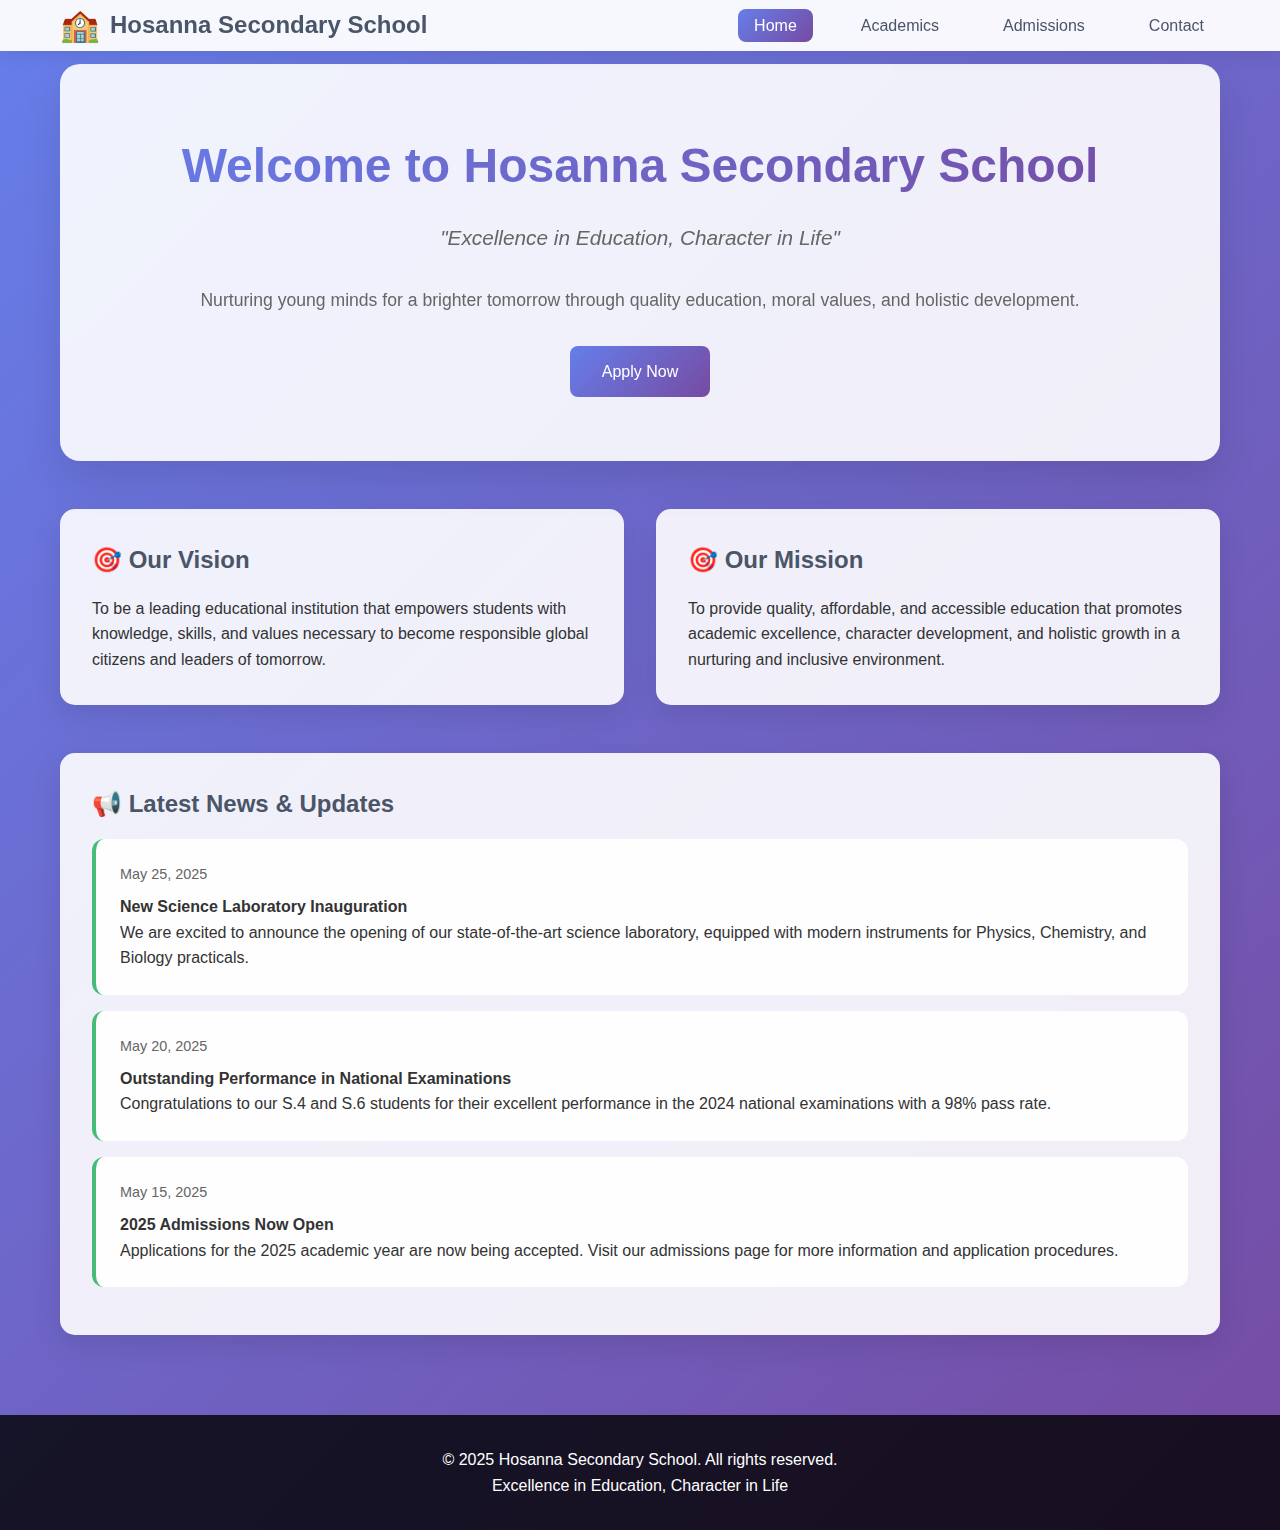
<file: index.html>
<!DOCTYPE html>
<html lang="en">
<head>
    <meta charset="UTF-8">
    <meta name="viewport" content="width=device-width, initial-scale=1.0">
    <title>Hosanna Secondary School - Excellence in Education</title>
    <link rel="stylesheet" href="style.css"> 
</head>
<body>
    <header>
        <nav class="container">
            <div class="logo">Hosanna Secondary School</div>
            <ul class="nav-links" id="navLinks">
                <li><a href="#" class="nav-link active" data-page="home">Home</a></li>
                <li><a href="#" class="nav-link" data-page="academics">Academics</a></li>
                <li><a href="#" class="nav-link" data-page="admissions">Admissions</a></li>
                <li><a href="#" class="nav-link" data-page="contact">Contact</a></li>
            </ul>
            <div class="mobile-menu" id="mobileMenu">
                <span></span>
                <span></span>
                <span></span>
            </div>
        </nav>
    </header>

    <main class="container">
        <div id="home" class="page active">
            <div class="hero">
                <h1>Welcome to Hosanna Secondary School</h1>
                <p class="motto">"Excellence in Education, Character in Life"</p>
                <p style="font-size: 1.1rem; color: #666; margin-bottom: 2rem;">
                    Nurturing young minds for a brighter tomorrow through quality education, moral values, and holistic development.
                </p>
                <a href="#" class="btn" onclick="showPage('admissions')">Apply Now</a>
            </div>

            <div class="vision-mission">
                <div class="card">
                    <h3>🎯 Our Vision</h3>
                    <p>To be a leading educational institution that empowers students with knowledge, skills, and values necessary to become responsible global citizens and leaders of tomorrow.</p>
                </div>
                <div class="card">
                    <h3>🎯 Our Mission</h3>
                    <p>To provide quality, affordable, and accessible education that promotes academic excellence, character development, and holistic growth in a nurturing and inclusive environment.</p>
                </div>
            </div>

            <div class="card">
                <h3>📢 Latest News & Updates</h3>
                <div class="news-item">
                    <div class="news-date">May 25, 2025</div>
                    <h4>New Science Laboratory Inauguration</h4>
                    <p>We are excited to announce the opening of our state-of-the-art science laboratory, equipped with modern instruments for Physics, Chemistry, and Biology practicals.</p>
                </div>
                <div class="news-item">
                    <div class="news-date">May 20, 2025</div>
                    <h4>Outstanding Performance in National Examinations</h4>
                    <p>Congratulations to our S.4 and S.6 students for their excellent performance in the 2024 national examinations with a 98% pass rate.</p>
                </div>
                <div class="news-item">
                    <div class="news-date">May 15, 2025</div>
                    <h4>2025 Admissions Now Open</h4>
                    <p>Applications for the 2025 academic year are now being accepted. Visit our admissions page for more information and application procedures.</p>
                </div>
            </div>
        </div>

        <div id="academics" class="page">
            <h2 class="section-title">Academic Excellence</h2>
            
            <div class="card">
                <h3>📚 Our Curriculum</h3>
                <p>Hosanna Secondary School follows the Uganda National Curriculum, offering comprehensive education from S.1 to S.6. Our curriculum is designed to provide students with a strong foundation in core subjects while encouraging critical thinking and practical application.</p>
            </div>

            <h3 style="margin: 2rem 0 1rem 0; color: #4a5568;">Academic Departments</h3>
            <div class="department-grid">
                <div class="department">
                    <h4>🧮 Mathematics & Sciences</h4>
                    <p>Mathematics, Physics, Chemistry, Biology, and Computer Science with modern laboratories and equipment.</p>
                </div>
                <div class="department">
                    <h4>📖 Languages & Literature</h4>
                    <p>English, Luganda, Kiswahili, and Literature with emphasis on communication skills and cultural appreciation.</p>
                </div>
                <div class="department">
                    <h4>🌍 Social Studies</h4>
                    <p>History, Geography, Political Education, and Religious Education fostering global awareness.</p>
                </div>
                <div class="department">
                    <h4>🎨 Arts & Crafts</h4>
                    <p>Fine Art, Music, Dance, and Drama developing creativity and cultural expression.</p>
                </div>
                <div class="department">
                    <h4>🔧 Technical Studies</h4>
                    <p>Technical Drawing, Woodwork, Metalwork, and Home Economics for practical skills development.</p>
                </div>
                <div class="department">
                    <h4>💼 Commercial Studies</h4>
                    <p>Commerce, Accounts, Entrepreneurship, and Business Studies preparing students for the business world.</p>
                </div>
            </div>

            <div class="card">
                <h3>🏆 Co-curricular Activities</h3>
                <p>We believe in holistic education that extends beyond the classroom:</p>
                <div class="activities">
                    <span class="activity-tag">Football</span>
                    <span class="activity-tag">Netball</span>
                    <span class="activity-tag">Basketball</span>
                    <span class="activity-tag">Volleyball</span>
                    <span class="activity-tag">Athletics</span>
                    <span class="activity-tag">Swimming</span>
                    <span class="activity-tag">Music Club</span>
                    <span class="activity-tag">Drama Club</span>
                    <span class="activity-tag">Debate Society</span>
                    <span class="activity-tag">Science Club</span>
                    <span class="activity-tag">Computer Club</span>
                    <span class="activity-tag">Environmental Club</span>
                    <span class="activity-tag">Red Cross</span>
                    <span class="activity-tag">Scouts/Guides</span>
                </div>
            </div>

            <div class="card">
                <h3>📅 Academic Calendar 2025</h3>
                <div style="display: grid; grid-template-columns: repeat(auto-fit, minmax(250px, 1fr)); gap: 1rem; margin-top: 1rem;">
                    <div style="background: #f7fafc; padding: 1rem; border-radius: 8px;">
                        <h4>Term 1</h4>
                        <p><strong>Start:</strong> February 3, 2025<br>
                        <strong>End:</strong> May 9, 2025<br>
                        <strong>Break:</strong> May 12 - June 1, 2025</p>
                    </div>
                    <div style="background: #f7fafc; padding: 1rem; border-radius: 8px;">
                        <h4>Term 2</h4>
                        <p><strong>Start:</strong> June 2, 2025<br>
                        <strong>End:</strong> August 22, 2025<br>
                        <strong>Break:</strong> August 25 - September 14, 2025</p>
                    </div>
                    <div style="background: #f7fafc; padding: 1rem; border-radius: 8px;">
                        <h4>Term 3</h4>
                        <p><strong>Start:</strong> September 15, 2025<br>
                        <strong>End:</strong> December 5, 2025<br>
                        <strong>Holiday:</strong> December 8, 2025 - February 2, 2026</p>
                    </div>
                </div>
            </div>
        </div>

        <div id="admissions" class="page">
            <h2 class="section-title">Join Our Community</h2>
            
            <div class="card">
                <h3>📝 Admission Requirements</h3>
                <p>We welcome students who are committed to academic excellence and personal growth. Our admission process is designed to identify students who will thrive in our academic environment.</p>
                
                <div style="margin: 2rem 0;">
                    <h4 style="color: #4a5568; margin-bottom: 1rem;">For S.1 (Senior One)</h4>
                    <ul style="margin-left: 2rem; color: #666;">
                        <li>Completed Primary Leaving Examination (PLE) with at least 12 aggregates</li>
                        <li>Birth certificate or statutory declaration of age</li>
                        <li>Passport size photographs (4 copies)</li>
                        <li>School transfer certificate (if applicable)</li>
                    </ul>
                </div>
                
                <div style="margin: 2rem 0;">
                    <h4 style="color: #4a5568; margin-bottom: 1rem;">For S.5 (Advanced Level)</h4>
                    <ul style="margin-left: 2rem; color: #666;">
                        <li>Uganda Certificate of Education (UCE) with at least 5 passes including English and Mathematics</li>
                        <li>Birth certificate</li>
                        <li>Passport size photographs (4 copies)</li>
                        <li>School transfer documents</li>
                    </ul>
                </div>
            </div>

            <div class="card">
                <h3>📋 Application Process</h3>
                <div class="admission-steps">
                    <div class="step">
                        <h4>Submit Application</h4>
                        <p>Complete and submit the application form along with required documents to the school office or online portal.</p>
                    </div>
                    <div class="step">
                        <h4>Document Verification</h4>
                        <p>Our admissions team will review and verify all submitted documents for authenticity and completeness.</p>
                    </div>
                    <div class="step">
                        <h4>Interview & Assessment</h4>
                        <p>Qualified candidates will be invited for an interview and may undergo academic assessment if required.</p>
                    </div>
                    <div class="step">
                        <h4>Admission Decision</h4>
                        <p>Successful candidates will receive an admission letter with further instructions for enrollment.</p>
                    </div>
                    <div class="step">
                        <h4>Fee Payment & Registration</h4>
                        <p>Complete the enrollment process by paying required fees and registering for classes.</p>
                    </div>
                </div>
            </div>

            <div class="fee-table">
                <h3 style="padding: 1rem; margin: 0; background: #f7fafc;">💰 Fee Structure (Per Term)</h3>
                <table>
                    <thead>
                        <tr>
                            <th>Class Level</th>
                            <th>Day Scholar</th>
                            <th>Boarding</th>
                        </tr>
                    </thead>
                    <tbody>
                        <tr>
                            <td>S.1 - S.2</td>
                            <td>450,000 UGX</td>
                            <td>850,000 UGX</td>
                        </tr>
                        <tr>
                            <td>S.3 - S.4</td>
                            <td>500,000 UGX</td>
                            <td>900,000 UGX</td>
                        </tr>
                        <tr>
                            <td>S.5 - S.6</td>
                            <td>600,000 UGX</td>
                            <td>1,000,000 UGX</td>
                        </tr>
                    </tbody>
                </table>
                <div style="padding: 1rem; background: #f7fafc; font-size: 0.9rem; color: #666;">
                    <p><strong>Note:</strong> Fees include tuition, examination fees, and basic school materials. Additional charges may apply for specialized activities and boarding amenities.</p>
                </div>
            </div>

            <div class="card">
                <h3>📄 Download Application Forms</h3>
                <p>Get started with your application by downloading our official forms:</p>
                <a href="#" class="btn download-btn" onclick="downloadForm('application')">📄 Application Form</a>
                <a href="#" class="btn download-btn" onclick="downloadForm('prospectus')">📚 School Prospectus</a>
                <a href="#" class="btn download-btn" onclick="downloadForm('requirements')">📋 Requirements Checklist</a>
            </div>
        </div>

        <div id="contact" class="page">
            <h2 class="section-title">Get in Touch</h2>
            
            <div class="contact-info">
                <div class="card">
                    <h3>📍 School Location</h3>
                    <p><strong>Address:</strong><br>
                    Hosanna Secondary School<br>
                    Plot 123, Education Road<br>
                    Kampala, Central Region<br>
                    Uganda</p>
                    
                    <p style="margin-top: 1.5rem;"><strong>📞 Phone Numbers:</strong><br>
                    Main Office: +256 414 123 456<br>
                    Admissions: +256 414 123 457<br>
                    Headmaster: +256 414 123 458</p>
                    
                    <p style="margin-top: 1.5rem;"><strong>📧 Email Addresses:</strong><br>
                    General: info@hosannasecondary.ac.ug<br>
                    Admissions: admissions@hosannasecondary.ac.ug<br>
                    Academic: academic@hosannasecondary.ac.ug</p>
                    
                    <p style="margin-top: 1.5rem;"><strong>🕒 Office Hours:</strong><br>
                    Monday - Friday: 8:00 AM - 5:00 PM<br>
                    Saturday: 8:00 AM - 1:00 PM<br>
                    Sunday: Closed</p>
                </div>
                
                <div class="contact-form">
                    <h3>💬 Send us a Message</h3>
                    <form id="contactForm">
                        <div class="form-group">
                            <label for="name">Full Name *</label>
                            <input type="text" id="name" required>
                        </div>
                        <div class="form-group">
                            <label for="email">Email Address *</label>
                            <input type="email" id="email" required>
                        </div>
                        <div class="form-group">
                            <label for="phone">Phone Number</label>
                            <input type="tel" id="phone">
                        </div>
                        <div class="form-group">
                            <label for="subject">Subject *</label>
                            <select id="subject" required>
                                <option value="">Select a subject</option>
                                <option value="admissions">Admissions Inquiry</option>
                                <option value="academic">Academic Information</option>
                                <option value="fees">Fee Structure</option>
                                <option value="facilities">School Facilities</option>
                                <option value="general">General Inquiry</option>
                                <option value="other">Other</option>
                            </select>
                        </div>
                        <div class="form-group">
                            <label for="message">Message *</label>
                            <textarea id="message" rows="5" required placeholder="Please describe your inquiry in detail..."></textarea>
                        </div>
                        <button type="submit" class="btn">Send Message</button>
                    </form>
                </div>
            </div>
            
            <div class="card">
                <h3>🗺️ Find Us</h3>
                <p>We are conveniently located in the heart of Kampala, easily accessible by public transport and private vehicles. Our campus features modern facilities, spacious classrooms, well-equipped laboratories, a library, sports facilities, and boarding accommodation.</p>
                <div style="background: #f7fafc; padding: 2rem; border-radius: 12px; margin-top: 1rem; text-align: center;">
                    <p style="color: #666; font-style: italic;">Interactive map and virtual tour coming soon!</p>
                    <a href="#" class="btn download-btn" onclick="downloadForm('directions')">📍 Get Directions</a>
                </div>
            </div>
        </div>
    </main>

    <footer>
        <div class="container">
            <p>&copy; 2025 Hosanna Secondary School. All rights reserved.</p>
            <p>Excellence in Education, Character in Life</p>
        </div>
    </footer>

    <script>
        // Wait for DOM to be fully loaded
        document.addEventListener('DOMContentLoaded', function() {
            // Navigation functionality
            function showPage(pageId) {
                // Hide all pages
                const pages = document.querySelectorAll('.page');
                pages.forEach(page => page.classList.remove('active'));
                
                // Show selected page
                const targetPage = document.getElementById(pageId);
                if (targetPage) {
                    targetPage.classList.add('active');
                }
                
                // Update navigation
                const navLinks = document.querySelectorAll('.nav-link');
                navLinks.forEach(link => link.classList.remove('active'));
                const activeLink = document.querySelector(`[data-page="${pageId}"]`);
                if (activeLink) {
                    activeLink.classList.add('active');
                }
                
                // Close mobile menu if open
                const navLinksMenu = document.getElementById('navLinks');
                if (navLinksMenu) {
                    navLinksMenu.classList.remove('active');
                }
                
                // Scroll to top
                window.scrollTo({ top: 0, behavior: 'smooth' });
            }

            // Event listeners for navigation
            document.querySelectorAll('.nav-link').forEach(link => {
                link.addEventListener('click', (e) => {
                    e.preventDefault();
                    const pageId = link.getAttribute('data-page');
                    showPage(pageId);
                });
            });

            // Mobile menu toggle
            const mobileMenu = document.getElementById('mobileMenu');
            if (mobileMenu) {
                mobileMenu.addEventListener('click', () => {
                    const navLinks = document.getElementById('navLinks');
                    if (navLinks) {
                        navLinks.classList.toggle('active');
                    }
                });
            }

            // Contact form submission
            const contactForm = document.getElementById('contactForm');
            if (contactForm) {
                contactForm.addEventListener('submit', (e) => {
                    e.preventDefault();
                    
                    const name = document.getElementById('name').value;
                    const email = document.getElementById('email').value;
                    const subject = document.getElementById('subject').value;
                    const message = document.getElementById('message').value;
                    
                    // Simple form validation
                    if (!name || !email || !subject || !message) {
                        alert('Please fill in all required fields.');
                        return;
                    }
                    
                    // Simulate form submission
                    alert(`Thank you, ${name}! Your message has been received. We will get back to you soon at ${email}.`);
                    contactForm.reset();
                });
            }

            // Download form functionality
            window.downloadForm = function(formType) {
                let fileName = '';
                let content = ''; // Placeholder for actual file content or trigger
                
                switch(formType) {
                    case 'application':
                        fileName = 'Hosanna_Application_Form.pdf';
                        content = 'Application form download would start here... (simulated)';
                        break;
                    case 'prospectus':
                        fileName = 'Hosanna_School_Prospectus.pdf';
                        content = 'School prospectus download would start here... (simulated)';
                        break;
                    case 'requirements':
                        fileName = 'Admission_Requirements_Checklist.pdf';
                        content = 'Admission requirements checklist download would start here... (simulated)';
                        break;
                    case 'directions':
                        fileName = 'Directions_To_Hosanna_School.pdf';
                        content = 'Directions download would start here... (simulated)';
                        break;
                    default:
                        alert('Unknown form type.');
                        return;
                }
                
                 
                alert(`Simulating download of: ${fileName}\nContent: ${content}`);
                
            };

            
            showPage('home');
        });
    </script>
</body>
</html>
</file>
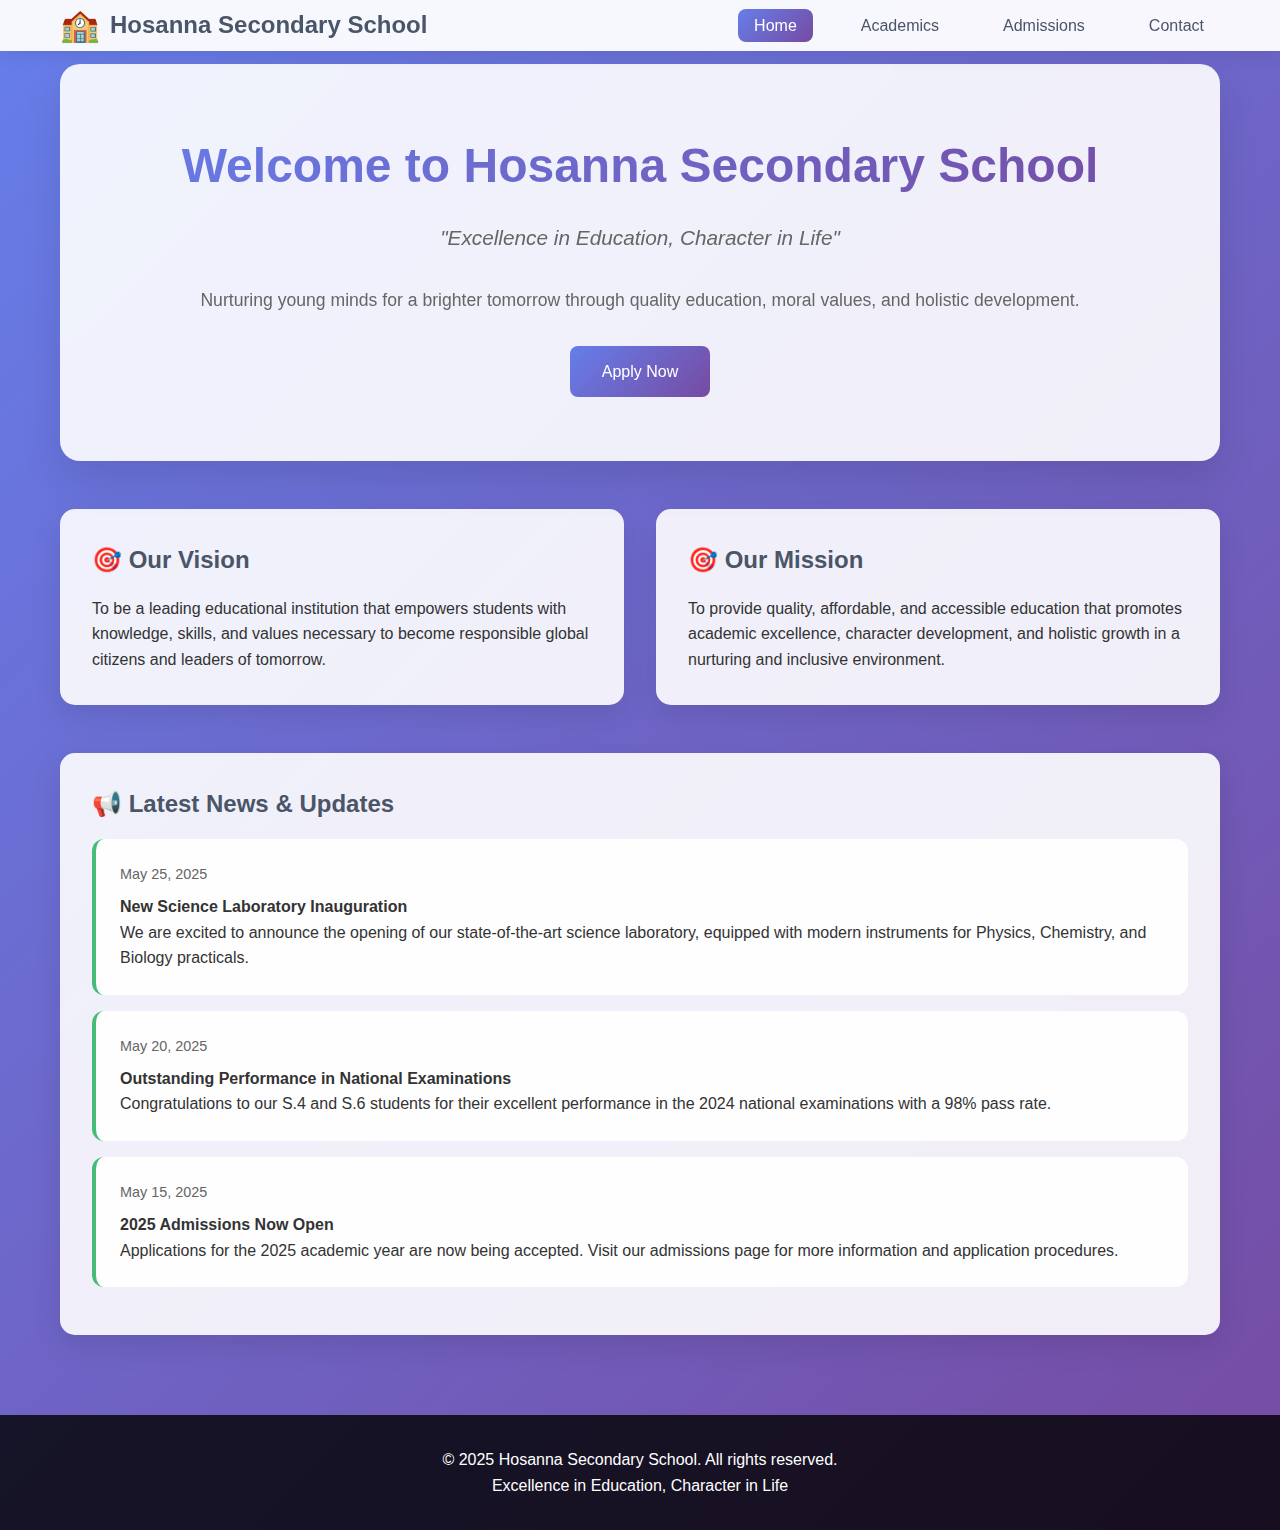
<file: home.html>
<!DOCTYPE html>
<html lang="en">
<head>
    <meta charset="UTF-8">
    <meta name="viewport" content="width=device-width, initial-scale=1.0">
    <title>Hosanna Secondary School - Excellence in Education</title>
    <link rel="stylesheet" href="style.css"> 
</head>
<body>
    <header>
        <nav class="container">
            <div class="logo">Hosanna Secondary School</div>
            <ul class="nav-links" id="navLinks">
                <li><a href="#" class="nav-link active" data-page="home">Home</a></li>
                <li><a href="#" class="nav-link" data-page="academics">Academics</a></li>
                <li><a href="#" class="nav-link" data-page="admissions">Admissions</a></li>
                <li><a href="#" class="nav-link" data-page="contact">Contact</a></li>
            </ul>
            <div class="mobile-menu" id="mobileMenu">
                <span></span>
                <span></span>
                <span></span>
            </div>
        </nav>
    </header>

    <main class="container">
        <div id="home" class="page active">
            <div class="hero">
                <h1>Welcome to Hosanna Secondary School</h1>
                <p class="motto">"Excellence in Education, Character in Life"</p>
                <p style="font-size: 1.1rem; color: #666; margin-bottom: 2rem;">
                    Nurturing young minds for a brighter tomorrow through quality education, moral values, and holistic development.
                </p>
                <a href="#" class="btn" onclick="showPage('admissions')">Apply Now</a>
            </div>

            <div class="vision-mission">
                <div class="card">
                    <h3>🎯 Our Vision</h3>
                    <p>To be a leading educational institution that empowers students with knowledge, skills, and values necessary to become responsible global citizens and leaders of tomorrow.</p>
                </div>
                <div class="card">
                    <h3>🎯 Our Mission</h3>
                    <p>To provide quality, affordable, and accessible education that promotes academic excellence, character development, and holistic growth in a nurturing and inclusive environment.</p>
                </div>
            </div>

            <div class="card">
                <h3>📢 Latest News & Updates</h3>
                <div class="news-item">
                    <div class="news-date">May 25, 2025</div>
                    <h4>New Science Laboratory Inauguration</h4>
                    <p>We are excited to announce the opening of our state-of-the-art science laboratory, equipped with modern instruments for Physics, Chemistry, and Biology practicals.</p>
                </div>
                <div class="news-item">
                    <div class="news-date">May 20, 2025</div>
                    <h4>Outstanding Performance in National Examinations</h4>
                    <p>Congratulations to our S.4 and S.6 students for their excellent performance in the 2024 national examinations with a 98% pass rate.</p>
                </div>
                <div class="news-item">
                    <div class="news-date">May 15, 2025</div>
                    <h4>2025 Admissions Now Open</h4>
                    <p>Applications for the 2025 academic year are now being accepted. Visit our admissions page for more information and application procedures.</p>
                </div>
            </div>
        </div>

        <div id="academics" class="page">
            <h2 class="section-title">Academic Excellence</h2>
            
            <div class="card">
                <h3>📚 Our Curriculum</h3>
                <p>Hosanna Secondary School follows the Uganda National Curriculum, offering comprehensive education from S.1 to S.6. Our curriculum is designed to provide students with a strong foundation in core subjects while encouraging critical thinking and practical application.</p>
            </div>

            <h3 style="margin: 2rem 0 1rem 0; color: #4a5568;">Academic Departments</h3>
            <div class="department-grid">
                <div class="department">
                    <h4>🧮 Mathematics & Sciences</h4>
                    <p>Mathematics, Physics, Chemistry, Biology, and Computer Science with modern laboratories and equipment.</p>
                </div>
                <div class="department">
                    <h4>📖 Languages & Literature</h4>
                    <p>English, Luganda, Kiswahili, and Literature with emphasis on communication skills and cultural appreciation.</p>
                </div>
                <div class="department">
                    <h4>🌍 Social Studies</h4>
                    <p>History, Geography, Political Education, and Religious Education fostering global awareness.</p>
                </div>
                <div class="department">
                    <h4>🎨 Arts & Crafts</h4>
                    <p>Fine Art, Music, Dance, and Drama developing creativity and cultural expression.</p>
                </div>
                <div class="department">
                    <h4>🔧 Technical Studies</h4>
                    <p>Technical Drawing, Woodwork, Metalwork, and Home Economics for practical skills development.</p>
                </div>
                <div class="department">
                    <h4>💼 Commercial Studies</h4>
                    <p>Commerce, Accounts, Entrepreneurship, and Business Studies preparing students for the business world.</p>
                </div>
            </div>

            <div class="card">
                <h3>🏆 Co-curricular Activities</h3>
                <p>We believe in holistic education that extends beyond the classroom:</p>
                <div class="activities">
                    <span class="activity-tag">Football</span>
                    <span class="activity-tag">Netball</span>
                    <span class="activity-tag">Basketball</span>
                    <span class="activity-tag">Volleyball</span>
                    <span class="activity-tag">Athletics</span>
                    <span class="activity-tag">Swimming</span>
                    <span class="activity-tag">Music Club</span>
                    <span class="activity-tag">Drama Club</span>
                    <span class="activity-tag">Debate Society</span>
                    <span class="activity-tag">Science Club</span>
                    <span class="activity-tag">Computer Club</span>
                    <span class="activity-tag">Environmental Club</span>
                    <span class="activity-tag">Red Cross</span>
                    <span class="activity-tag">Scouts/Guides</span>
                </div>
            </div>

            <div class="card">
                <h3>📅 Academic Calendar 2025</h3>
                <div style="display: grid; grid-template-columns: repeat(auto-fit, minmax(250px, 1fr)); gap: 1rem; margin-top: 1rem;">
                    <div style="background: #f7fafc; padding: 1rem; border-radius: 8px;">
                        <h4>Term 1</h4>
                        <p><strong>Start:</strong> February 3, 2025<br>
                        <strong>End:</strong> May 9, 2025<br>
                        <strong>Break:</strong> May 12 - June 1, 2025</p>
                    </div>
                    <div style="background: #f7fafc; padding: 1rem; border-radius: 8px;">
                        <h4>Term 2</h4>
                        <p><strong>Start:</strong> June 2, 2025<br>
                        <strong>End:</strong> August 22, 2025<br>
                        <strong>Break:</strong> August 25 - September 14, 2025</p>
                    </div>
                    <div style="background: #f7fafc; padding: 1rem; border-radius: 8px;">
                        <h4>Term 3</h4>
                        <p><strong>Start:</strong> September 15, 2025<br>
                        <strong>End:</strong> December 5, 2025<br>
                        <strong>Holiday:</strong> December 8, 2025 - February 2, 2026</p>
                    </div>
                </div>
            </div>
        </div>

        <div id="admissions" class="page">
            <h2 class="section-title">Join Our Community</h2>
            
            <div class="card">
                <h3>📝 Admission Requirements</h3>
                <p>We welcome students who are committed to academic excellence and personal growth. Our admission process is designed to identify students who will thrive in our academic environment.</p>
                
                <div style="margin: 2rem 0;">
                    <h4 style="color: #4a5568; margin-bottom: 1rem;">For S.1 (Senior One)</h4>
                    <ul style="margin-left: 2rem; color: #666;">
                        <li>Completed Primary Leaving Examination (PLE) with at least 12 aggregates</li>
                        <li>Birth certificate or statutory declaration of age</li>
                        <li>Passport size photographs (4 copies)</li>
                        <li>School transfer certificate (if applicable)</li>
                    </ul>
                </div>
                
                <div style="margin: 2rem 0;">
                    <h4 style="color: #4a5568; margin-bottom: 1rem;">For S.5 (Advanced Level)</h4>
                    <ul style="margin-left: 2rem; color: #666;">
                        <li>Uganda Certificate of Education (UCE) with at least 5 passes including English and Mathematics</li>
                        <li>Birth certificate</li>
                        <li>Passport size photographs (4 copies)</li>
                        <li>School transfer documents</li>
                    </ul>
                </div>
            </div>

            <div class="card">
                <h3>📋 Application Process</h3>
                <div class="admission-steps">
                    <div class="step">
                        <h4>Submit Application</h4>
                        <p>Complete and submit the application form along with required documents to the school office or online portal.</p>
                    </div>
                    <div class="step">
                        <h4>Document Verification</h4>
                        <p>Our admissions team will review and verify all submitted documents for authenticity and completeness.</p>
                    </div>
                    <div class="step">
                        <h4>Interview & Assessment</h4>
                        <p>Qualified candidates will be invited for an interview and may undergo academic assessment if required.</p>
                    </div>
                    <div class="step">
                        <h4>Admission Decision</h4>
                        <p>Successful candidates will receive an admission letter with further instructions for enrollment.</p>
                    </div>
                    <div class="step">
                        <h4>Fee Payment & Registration</h4>
                        <p>Complete the enrollment process by paying required fees and registering for classes.</p>
                    </div>
                </div>
            </div>

            <div class="fee-table">
                <h3 style="padding: 1rem; margin: 0; background: #f7fafc;">💰 Fee Structure (Per Term)</h3>
                <table>
                    <thead>
                        <tr>
                            <th>Class Level</th>
                            <th>Day Scholar</th>
                            <th>Boarding</th>
                        </tr>
                    </thead>
                    <tbody>
                        <tr>
                            <td>S.1 - S.2</td>
                            <td>450,000 UGX</td>
                            <td>850,000 UGX</td>
                        </tr>
                        <tr>
                            <td>S.3 - S.4</td>
                            <td>500,000 UGX</td>
                            <td>900,000 UGX</td>
                        </tr>
                        <tr>
                            <td>S.5 - S.6</td>
                            <td>600,000 UGX</td>
                            <td>1,000,000 UGX</td>
                        </tr>
                    </tbody>
                </table>
                <div style="padding: 1rem; background: #f7fafc; font-size: 0.9rem; color: #666;">
                    <p><strong>Note:</strong> Fees include tuition, examination fees, and basic school materials. Additional charges may apply for specialized activities and boarding amenities.</p>
                </div>
            </div>

            <div class="card">
                <h3>📄 Download Application Forms</h3>
                <p>Get started with your application by downloading our official forms:</p>
                <a href="#" class="btn download-btn" onclick="downloadForm('application')">📄 Application Form</a>
                <a href="#" class="btn download-btn" onclick="downloadForm('prospectus')">📚 School Prospectus</a>
                <a href="#" class="btn download-btn" onclick="downloadForm('requirements')">📋 Requirements Checklist</a>
            </div>
        </div>

        <div id="contact" class="page">
            <h2 class="section-title">Get in Touch</h2>
            
            <div class="contact-info">
                <div class="card">
                    <h3>📍 School Location</h3>
                    <p><strong>Address:</strong><br>
                    Hosanna Secondary School<br>
                    Plot 123, Education Road<br>
                    Kampala, Central Region<br>
                    Uganda</p>
                    
                    <p style="margin-top: 1.5rem;"><strong>📞 Phone Numbers:</strong><br>
                    Main Office: +256 414 123 456<br>
                    Admissions: +256 414 123 457<br>
                    Headmaster: +256 414 123 458</p>
                    
                    <p style="margin-top: 1.5rem;"><strong>📧 Email Addresses:</strong><br>
                    General: info@hosannasecondary.ac.ug<br>
                    Admissions: admissions@hosannasecondary.ac.ug<br>
                    Academic: academic@hosannasecondary.ac.ug</p>
                    
                    <p style="margin-top: 1.5rem;"><strong>🕒 Office Hours:</strong><br>
                    Monday - Friday: 8:00 AM - 5:00 PM<br>
                    Saturday: 8:00 AM - 1:00 PM<br>
                    Sunday: Closed</p>
                </div>
                
                <div class="contact-form">
                    <h3>💬 Send us a Message</h3>
                    <form id="contactForm">
                        <div class="form-group">
                            <label for="name">Full Name *</label>
                            <input type="text" id="name" required>
                        </div>
                        <div class="form-group">
                            <label for="email">Email Address *</label>
                            <input type="email" id="email" required>
                        </div>
                        <div class="form-group">
                            <label for="phone">Phone Number</label>
                            <input type="tel" id="phone">
                        </div>
                        <div class="form-group">
                            <label for="subject">Subject *</label>
                            <select id="subject" required>
                                <option value="">Select a subject</option>
                                <option value="admissions">Admissions Inquiry</option>
                                <option value="academic">Academic Information</option>
                                <option value="fees">Fee Structure</option>
                                <option value="facilities">School Facilities</option>
                                <option value="general">General Inquiry</option>
                                <option value="other">Other</option>
                            </select>
                        </div>
                        <div class="form-group">
                            <label for="message">Message *</label>
                            <textarea id="message" rows="5" required placeholder="Please describe your inquiry in detail..."></textarea>
                        </div>
                        <button type="submit" class="btn">Send Message</button>
                    </form>
                </div>
            </div>
            
            <div class="card">
                <h3>🗺️ Find Us</h3>
                <p>We are conveniently located in the heart of Kampala, easily accessible by public transport and private vehicles. Our campus features modern facilities, spacious classrooms, well-equipped laboratories, a library, sports facilities, and boarding accommodation.</p>
                <div style="background: #f7fafc; padding: 2rem; border-radius: 12px; margin-top: 1rem; text-align: center;">
                    <p style="color: #666; font-style: italic;">Interactive map and virtual tour coming soon!</p>
                    <a href="#" class="btn download-btn" onclick="downloadForm('directions')">📍 Get Directions</a>
                </div>
            </div>
        </div>
    </main>

    <footer>
        <div class="container">
            <p>&copy; 2025 Hosanna Secondary School. All rights reserved.</p>
            <p>Excellence in Education, Character in Life</p>
        </div>
    </footer>

    <script>
        // Wait for DOM to be fully loaded
        document.addEventListener('DOMContentLoaded', function() {
            // Navigation functionality
            function showPage(pageId) {
                // Hide all pages
                const pages = document.querySelectorAll('.page');
                pages.forEach(page => page.classList.remove('active'));
                
                // Show selected page
                const targetPage = document.getElementById(pageId);
                if (targetPage) {
                    targetPage.classList.add('active');
                }
                
                // Update navigation
                const navLinks = document.querySelectorAll('.nav-link');
                navLinks.forEach(link => link.classList.remove('active'));
                const activeLink = document.querySelector(`[data-page="${pageId}"]`);
                if (activeLink) {
                    activeLink.classList.add('active');
                }
                
                // Close mobile menu if open
                const navLinksMenu = document.getElementById('navLinks');
                if (navLinksMenu) {
                    navLinksMenu.classList.remove('active');
                }
                
                // Scroll to top
                window.scrollTo({ top: 0, behavior: 'smooth' });
            }

            // Event listeners for navigation
            document.querySelectorAll('.nav-link').forEach(link => {
                link.addEventListener('click', (e) => {
                    e.preventDefault();
                    const pageId = link.getAttribute('data-page');
                    showPage(pageId);
                });
            });

            // Mobile menu toggle
            const mobileMenu = document.getElementById('mobileMenu');
            if (mobileMenu) {
                mobileMenu.addEventListener('click', () => {
                    const navLinks = document.getElementById('navLinks');
                    if (navLinks) {
                        navLinks.classList.toggle('active');
                    }
                });
            }

            // Contact form submission
            const contactForm = document.getElementById('contactForm');
            if (contactForm) {
                contactForm.addEventListener('submit', (e) => {
                    e.preventDefault();
                    
                    const name = document.getElementById('name').value;
                    const email = document.getElementById('email').value;
                    const subject = document.getElementById('subject').value;
                    const message = document.getElementById('message').value;
                    
                    // Simple form validation
                    if (!name || !email || !subject || !message) {
                        alert('Please fill in all required fields.');
                        return;
                    }
                    
                    // Simulate form submission
                    alert(`Thank you, ${name}! Your message has been received. We will get back to you soon at ${email}.`);
                    contactForm.reset();
                });
            }

            // Download form functionality
            window.downloadForm = function(formType) {
                let fileName = '';
                let content = ''; // Placeholder for actual file content or trigger
                
                switch(formType) {
                    case 'application':
                        fileName = 'Hosanna_Application_Form.pdf';
                        content = 'Application form download would start here... (simulated)';
                        break;
                    case 'prospectus':
                        fileName = 'Hosanna_School_Prospectus.pdf';
                        content = 'School prospectus download would start here... (simulated)';
                        break;
                    case 'requirements':
                        fileName = 'Admission_Requirements_Checklist.pdf';
                        content = 'Admission requirements checklist download would start here... (simulated)';
                        break;
                    case 'directions':
                        fileName = 'Directions_To_Hosanna_School.pdf';
                        content = 'Directions download would start here... (simulated)';
                        break;
                    default:
                        alert('Unknown form type.');
                        return;
                }
                
                 
                alert(`Simulating download of: ${fileName}\nContent: ${content}`);
                
            };

            
            showPage('home');
        });
    </script>
</body>
</html>
</file>
<file: style.css>
* {
    margin: 0;
    padding: 0;
    box-sizing: border-box;
}

body {
    font-family: 'Segoe UI', Tahoma, Geneva, Verdana, sans-serif;
    line-height: 1.6;
    color: #333;
    background: linear-gradient(135deg, #667eea 0%, #764ba2 100%);
    min-height: 100vh;
}

.container {
    max-width: 1200px;
    margin: 0 auto;
    padding: 0 20px;
}

/* Header Styles */
header {
    background: rgba(255, 255, 255, 0.95);
    backdrop-filter: blur(10px);
    box-shadow: 0 2px 20px rgba(0, 0, 0, 0.1);
    position: fixed;
    width: 100%;
    top: 0;
    z-index: 1000;
    transition: all 0.3s ease;
}

nav {
    display: flex;
    justify-content: space-between;
    align-items: center;
    padding: 1rem 2rem;
}

.logo {
    display: flex;
    align-items: center;
    font-size: 1.5rem;
    font-weight: bold;
    color: #4a5568;
}

.logo::before {
    content: "🏫";
    margin-right: 10px;
    font-size: 2rem;
}

.nav-links {
    display: flex;
    list-style: none;
    gap: 2rem;
}

.nav-links a {
    text-decoration: none;
    color: #4a5568;
    font-weight: 500;
    padding: 0.5rem 1rem;
    border-radius: 8px;
    transition: all 0.3s ease;
    position: relative;
}

.nav-links a:hover, .nav-links a.active {
    background: linear-gradient(135deg, #667eea, #764ba2);
    color: white;
    transform: translateY(-2px);
}

.mobile-menu {
    display: none;
    flex-direction: column;
    cursor: pointer;
}

.mobile-menu span {
    width: 25px;
    height: 3px;
    background: #4a5568;
    margin: 3px 0;
    transition: 0.3s;
}

/* Main Content */
main {
    margin-top: 80px; /* Adjust if header height changes */
    min-height: calc(100vh - 160px); /* Adjust based on header and footer height */
}

.page {
    display: none;
    padding: 2rem 0;
    animation: fadeIn 0.5s ease-in;
}

.page.active {
    display: block;
}

@keyframes fadeIn {
    from { opacity: 0; transform: translateY(20px); }
    to { opacity: 1; transform: translateY(0); }
}

/* Home Page Styles */
.hero {
    background: rgba(255, 255, 255, 0.9);
    backdrop-filter: blur(10px);
    border-radius: 20px;
    padding: 4rem 2rem;
    text-align: center;
    margin: 2rem 0;
    box-shadow: 0 20px 40px rgba(0, 0, 0, 0.1);
}

.hero h1 {
    font-size: 3rem;
    margin-bottom: 1rem;
    background: linear-gradient(135deg, #667eea, #764ba2);
    -webkit-background-clip: text;
    -webkit-text-fill-color: transparent;
    background-clip: text;
}

.motto {
    font-size: 1.3rem;
    color: #666;
    font-style: italic;
    margin-bottom: 2rem;
}

.vision-mission {
    display: grid;
    grid-template-columns: repeat(auto-fit, minmax(300px, 1fr));
    gap: 2rem;
    margin: 3rem 0;
}

.card {
    background: rgba(255, 255, 255, 0.9);
    padding: 2rem;
    border-radius: 15px;
    box-shadow: 0 10px 30px rgba(0, 0, 0, 0.1);
    transition: transform 0.3s ease, box-shadow 0.3s ease;
}

.card:hover {
    transform: translateY(-10px);
    box-shadow: 0 20px 50px rgba(0, 0, 0, 0.15);
}

.card h3 {
    color: #4a5568;
    margin-bottom: 1rem;
    font-size: 1.5rem;
}

/* Academics Page */
.department-grid {
    display: grid;
    grid-template-columns: repeat(auto-fit, minmax(250px, 1fr));
    gap: 1.5rem;
    margin: 2rem 0;
}

.department {
    background: rgba(255, 255, 255, 0.9);
    padding: 1.5rem;
    border-radius: 12px;
    border-left: 4px solid #667eea;
    transition: all 0.3s ease;
}

.department:hover {
    transform: translateX(10px);
    box-shadow: 0 5px 20px rgba(0, 0, 0, 0.1);
}

.activities {
    display: flex;
    flex-wrap: wrap;
    gap: 1rem;
    margin: 1rem 0;
}

.activity-tag {
    background: linear-gradient(135deg, #667eea, #764ba2);
    color: white;
    padding: 0.5rem 1rem;
    border-radius: 20px;
    font-size: 0.9rem;
}

/* Admissions Page */
.admission-steps {
    counter-reset: step-counter;
}

.step {
    background: rgba(255, 255, 255, 0.9);
    margin: 1rem 0;
    padding: 1.5rem;
    border-radius: 12px;
    position: relative;
    counter-increment: step-counter;
}

.step::before {
    content: counter(step-counter);
    position: absolute;
    left: -15px;
    top: 50%;
    transform: translateY(-50%);
    background: linear-gradient(135deg, #667eea, #764ba2);
    color: white;
    width: 30px;
    height: 30px;
    border-radius: 50%;
    display: flex;
    align-items: center;
    justify-content: center;
    font-weight: bold;
}

.fee-table {
    background: rgba(255, 255, 255, 0.9);
    border-radius: 12px;
    overflow: hidden;
    margin: 2rem 0;
    box-shadow: 0 5px 20px rgba(0, 0, 0, 0.1);
}

.fee-table table {
    width: 100%;
    border-collapse: collapse;
}

.fee-table th {
    background: linear-gradient(135deg, #667eea, #764ba2);
    color: white;
    padding: 1rem;
    text-align: left;
}

.fee-table td {
    padding: 1rem;
    border-bottom: 1px solid #eee;
}

/* Contact Page */
.contact-info {
    display: grid;
    grid-template-columns: repeat(auto-fit, minmax(300px, 1fr));
    gap: 2rem;
    margin: 2rem 0;
}

.contact-form {
    background: rgba(255, 255, 255, 0.9);
    padding: 2rem;
    border-radius: 15px;
    box-shadow: 0 10px 30px rgba(0, 0, 0, 0.1);
}

.form-group {
    margin-bottom: 1.5rem;
}

.form-group label {
    display: block;
    margin-bottom: 0.5rem;
    font-weight: 500;
    color: #4a5568;
}

.form-group input,
.form-group textarea,
.form-group select {
    width: 100%;
    padding: 0.8rem;
    border: 2px solid #e2e8f0;
    border-radius: 8px;
    font-size: 1rem;
    transition: border-color 0.3s ease;
}

.form-group input:focus,
.form-group textarea:focus,
.form-group select:focus {
    outline: none;
    border-color: #667eea;
}

.btn {
    background: linear-gradient(135deg, #667eea, #764ba2);
    color: white;
    padding: 0.8rem 2rem;
    border: none;
    border-radius: 8px;
    cursor: pointer;
    font-size: 1rem;
    transition: all 0.3s ease;
    text-decoration: none;
    display: inline-block;
}

.btn:hover {
    transform: translateY(-2px);
    box-shadow: 0 5px 15px rgba(0, 0, 0, 0.2);
}

.download-btn {
    background: linear-gradient(135deg, #48bb78, #38a169);
    margin-top: 1rem;
}

/* Footer */
footer {
    background: rgba(0, 0, 0, 0.8);
    color: white;
    text-align: center;
    padding: 2rem 0;
    margin-top: 3rem;
}

/* Responsive Design */
@media (max-width: 768px) {
    .nav-links {
        display: none;
        position: absolute;
        top: 100%; /* Position below the header */
        left: 0;
        width: 100%;
        background: rgba(255, 255, 255, 0.95);
        backdrop-filter: blur(10px);
        flex-direction: column;
        padding: 1rem;
        box-shadow: 0 5px 20px rgba(0, 0, 0, 0.1);
    }

    .nav-links.active {
        display: flex;
    }

    .mobile-menu {
        display: flex;
    }

    .hero h1 {
        font-size: 2rem;
    }

    .vision-mission {
        grid-template-columns: 1fr;
    }

    nav {
        padding: 1rem; /* Adjust padding for smaller screens */
    }
}

.section-title {
    font-size: 2.5rem;
    text-align: center;
    margin-bottom: 2rem;
    background: linear-gradient(135deg, #667eea, #764ba2);
    -webkit-background-clip: text;
    -webkit-text-fill-color: transparent;
    background-clip: text;
}

.news-item {
    background: rgba(255, 255, 255, 0.9);
    padding: 1.5rem;
    margin: 1rem 0;
    border-radius: 12px;
    border-left: 4px solid #48bb78;
    transition: all 0.3s ease;
}

.news-item:hover {
    transform: translateX(5px);
    box-shadow: 0 5px 20px rgba(0, 0, 0, 0.1);
}

.news-date {
    color: #666;
    font-size: 0.9rem;
    margin-bottom: 0.5rem;
}
</file>
